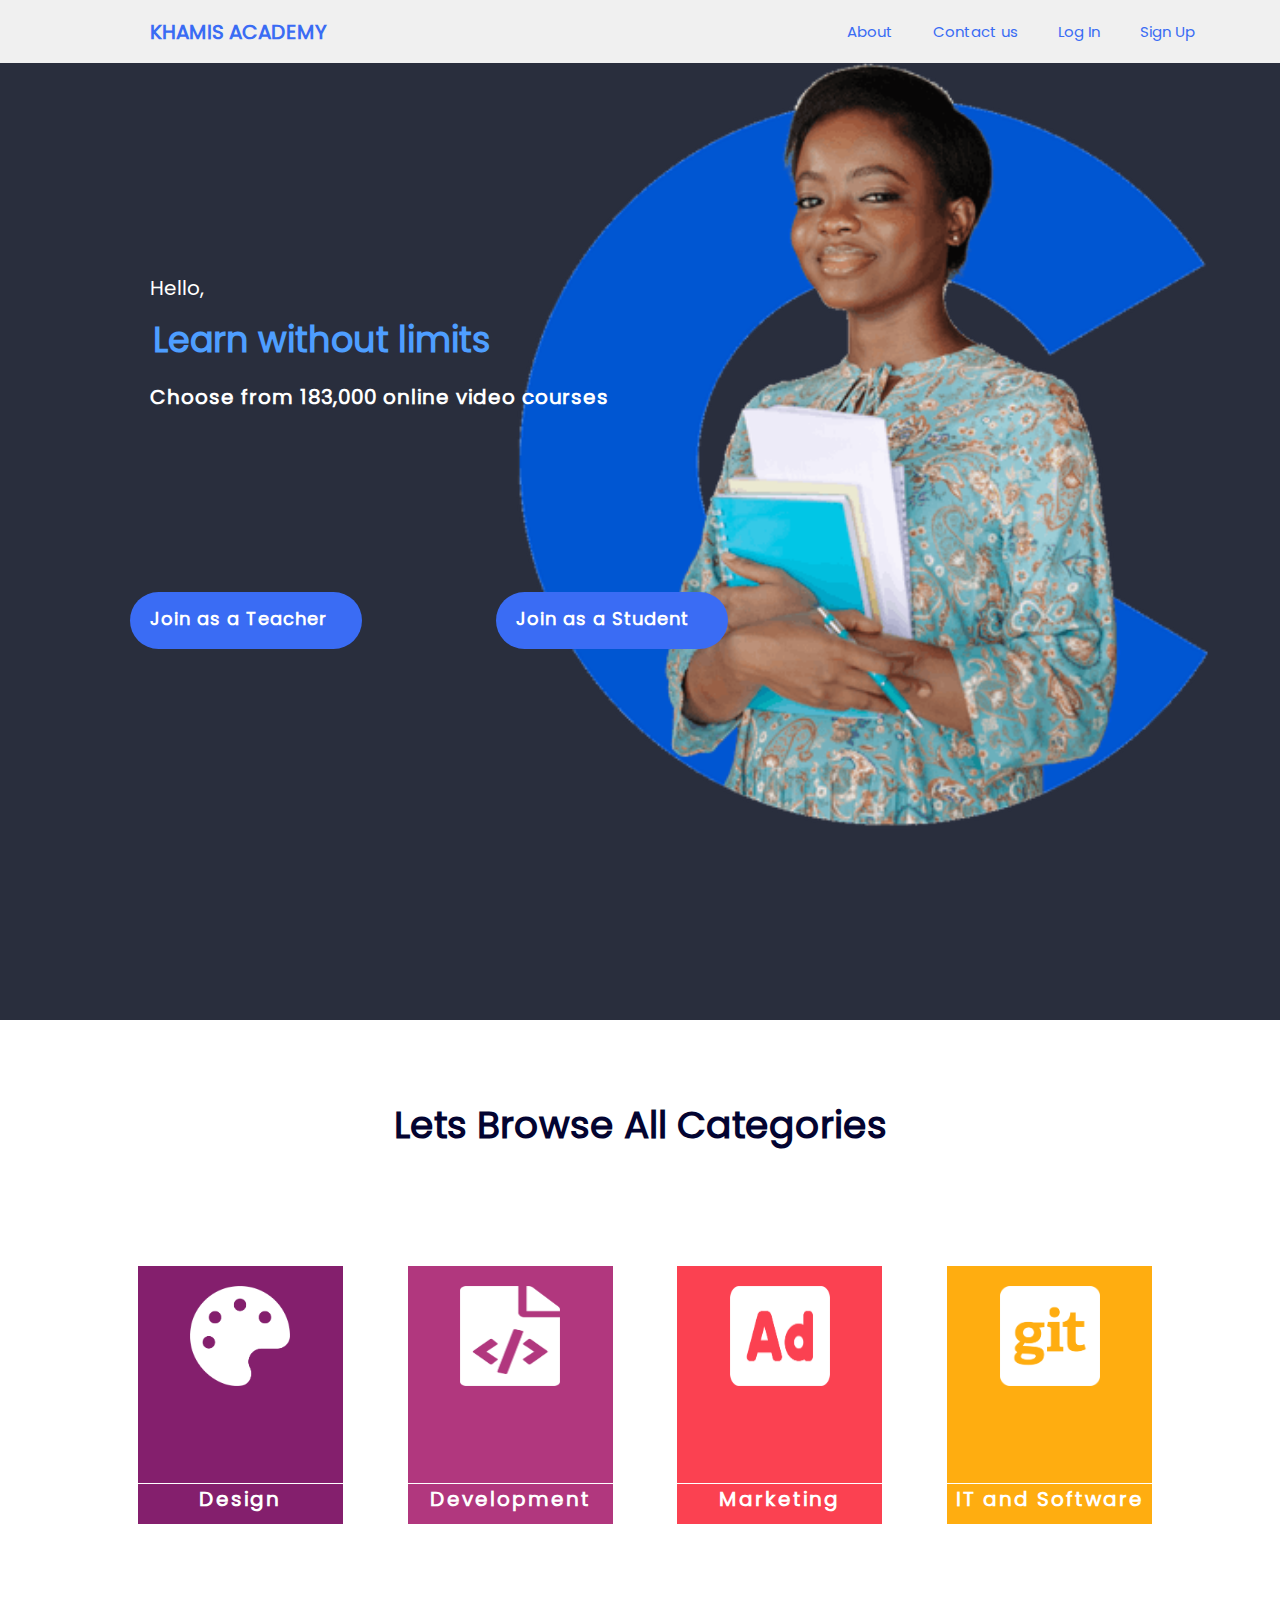
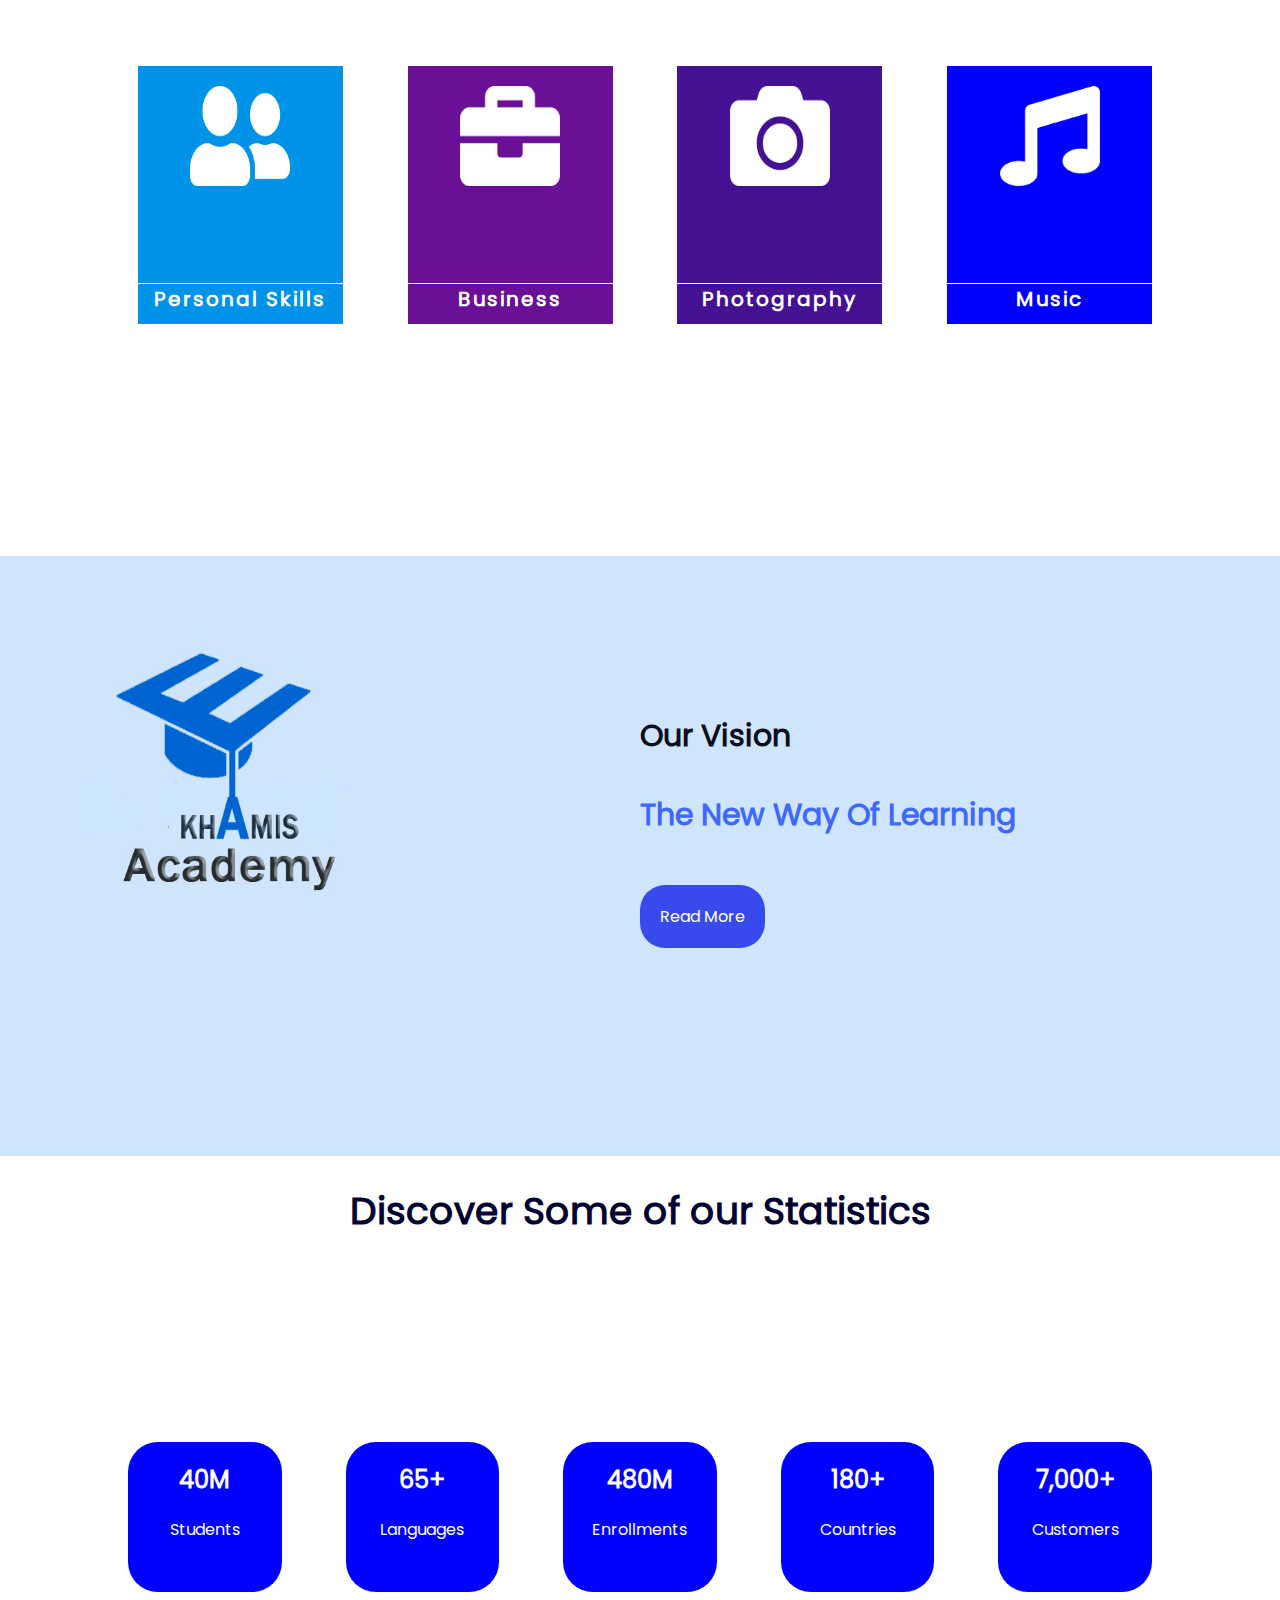
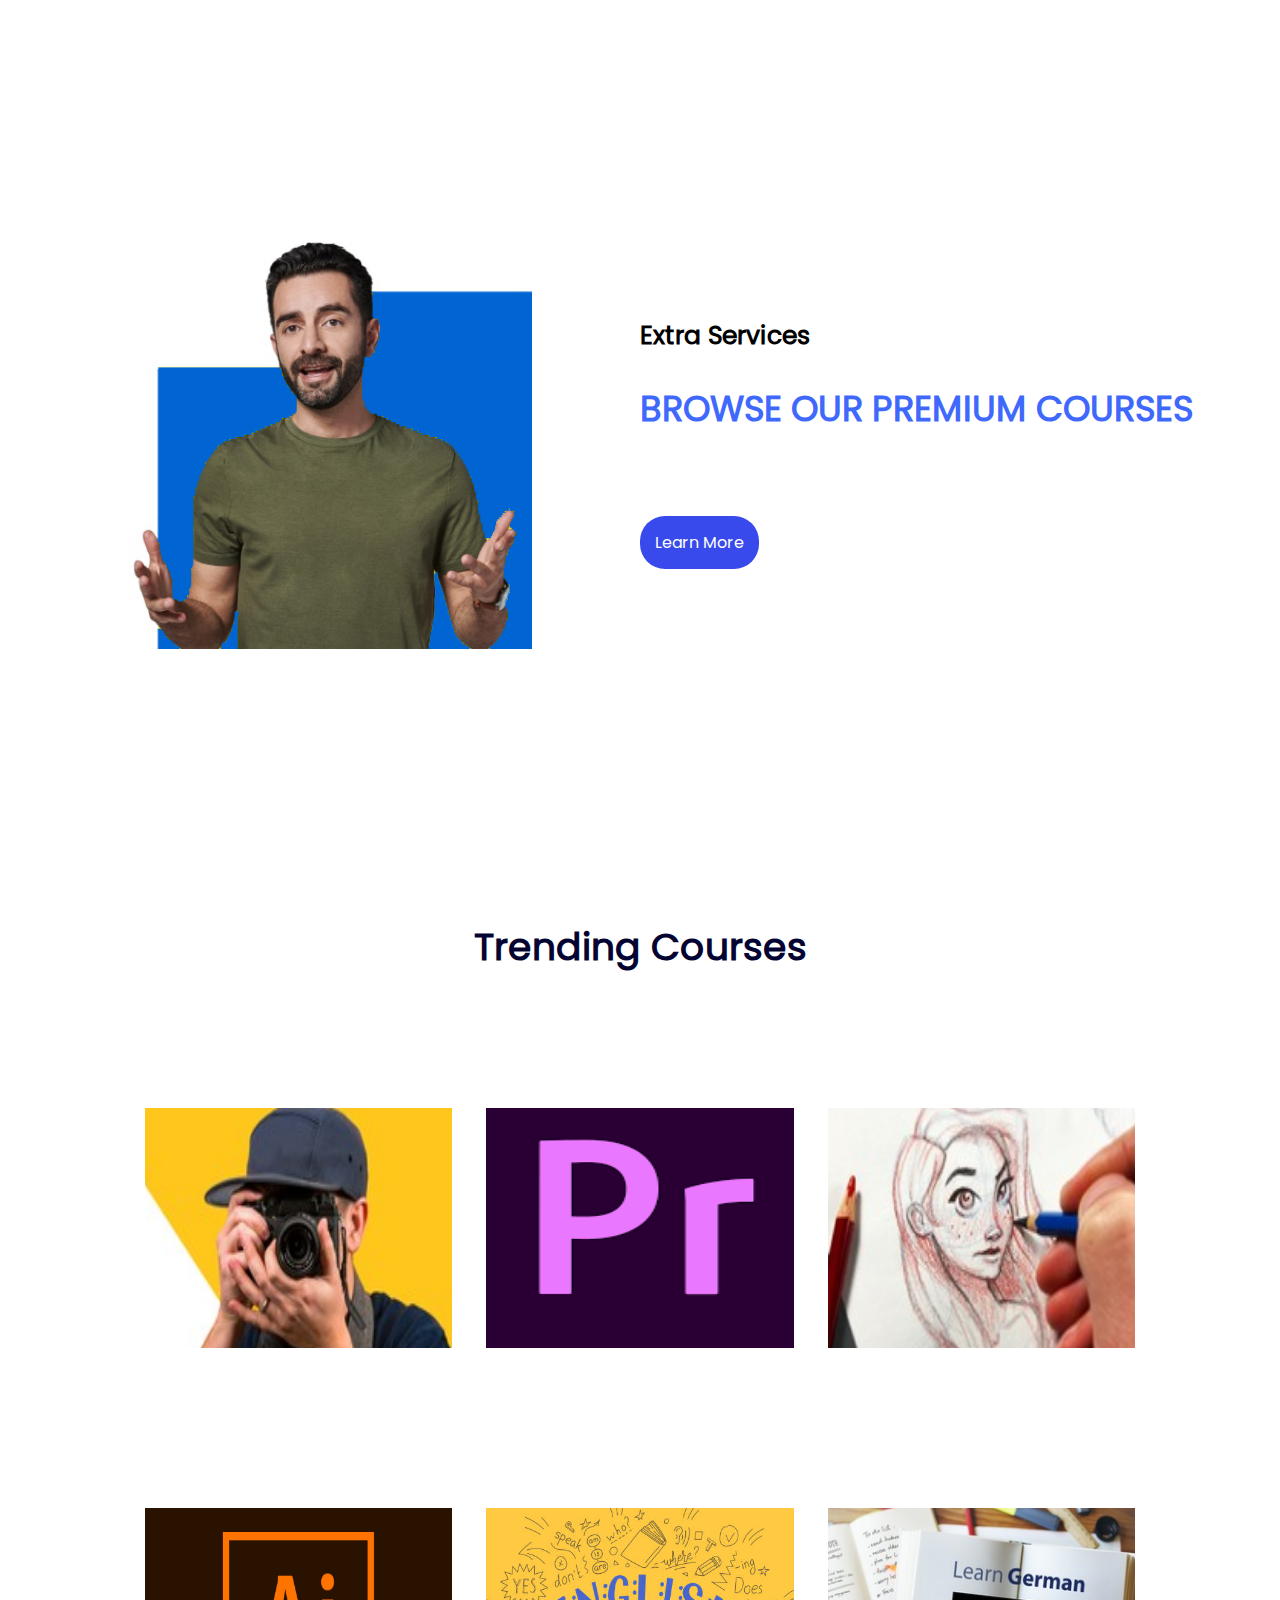
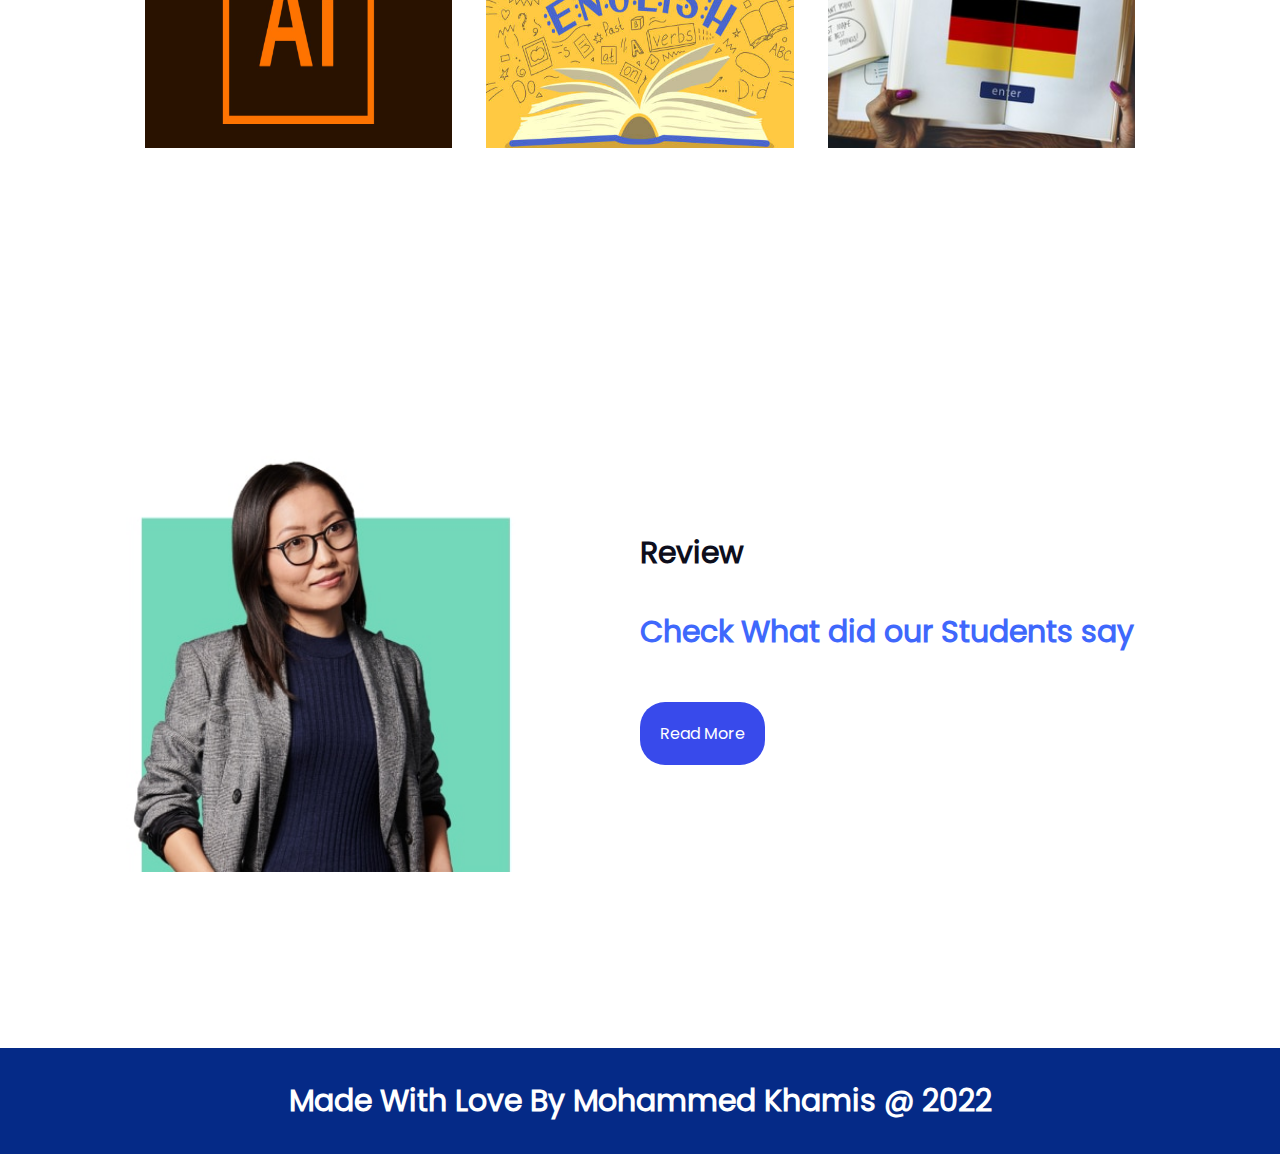
<file: index.html>
<!DOCTYPE html>

<html>
    <head>
        <title>Mohammed Khamis</title>
        <link rel="stylesheet" href="css/style.css">
        <meta charset="utf-8">
    </head>
    <body class="index_body">
        
        
        
        
        <header>
            
                                   <!-- Nav Bar-->
               
                <ul>
                    <li> <span>Khamis Academy</span></li>
                    <li> <a href="html/vision.html">About</a></li>
                    <li> <a href="html/contact_us.html">Contact us</a></li>
                    <li> <a href="html/sign_in.html">Log In</a></li>
                    <li> <a href="html/join_as.html">Sign Up</a></li>
                </ul>
                
                       
           
        </header>
        
                                      <!--Landing Section-->
        
        <section class="main_section1">
            
                <div>
                    <h2> Hello,<br><span>Learn without limits</span></h2>
                    <h3>Choose from 183,000 online video courses</h3>
                    <a href="html/teacher_register.html" class="join_us">Join as a Teacher</a>
                    <a href="html/register.html" class="join_us">Join as a Student</a>
                </div>
            
        </section>
        
        
         <br>
         <br>
        
        
        <div class="catsection-title">
                <h2>Lets Browse All Categories</h2>
        </div>
        
        
        
        <section class="categories">
            
            <div class="cat-child">
                <div class="cat-child1">
                    <img src="imgs/design1.png"></img>
                    <h2><div class="horizontal-line"> </div>
                    Design
                    </h2>
                </div>
            </div>
            
            <div class="cat-child">
                <div class="cat-child2">
                    <img src="imgs/develope1.png"></img>
                    <h2><div class="horizontal-line"> </div>
                    Development
                    </h2>
                </div>
            </div>
            
            <div class="cat-child">
                <div class="cat-child3">
                    <img src="imgs/marketing1.png"></img>
                    <h2><div class="horizontal-line"> </div>
                    Marketing
                    </h2>
                </div>
            </div>
            
            <div class="cat-child">
                <div class="cat-child4">
                    <img src="imgs/it1.png"></img>
                    <h2><div class="horizontal-line"> </div>
                    IT and Software
                    </h2>
                </div>
            </div>
            
            <div class="cat-child">
                <div class="cat-child5">
                    <img src="imgs/personal1.png"></img>
                    <h2><div class="horizontal-line"> </div>
                    Personal Skills
                    </h2>
                </div>
            </div>
            
            <div class="cat-child">
                <div class="cat-child6">
                    <img src="imgs/business1.png"></img>
                    <h2>
                        <div class="horizontal-line"> </div>
                        Business
                    </h2>
                </div>
            </div>
            
            <div class="cat-child">
                <div class="cat-child7">
                    <img src="imgs/camera1.png"></img>
                    <h2>
                        <div class="horizontal-line"> </div>
                        Photography
                    </h2>
                </div>
            </div>
            
            <div class="cat-child">
                <div class="cat-child8">
                    <img src="imgs/music1.png"></img>
                     
                    <h2>
                        <div class="horizontal-line"> </div>
                        Music
                    </h2>
                </div>
            </div>
            
            
        </section>
        
        
        
        <br>
        
        
        
        <section  class="landing2">
            
            <div class="tlanding2">
                <h4> Our Vision</h4>
                <h1> The New Way Of Learning</h1>
                <br>
                <br>
                
                <a href="html/vision.html"> Read More</a>
            </div>
            
            
            <div class="llanding2">
                <img src="imgs/logo1.jpg" alt=>
                
            </div>
            
        </section>
        
        
        
        <div class="catsection-title">
                <h2>Discover Some of our Statistics</h2>
        </div>
        
        <section class="statistics">
            
            
            <div class="child"><h2>40M</h2> <P>Students</P></div>
            <div class="child"><h2>65+</h2> <P>Languages</P></div>
            <div class="child"><h2>480M</h2> <P>Enrollments</P></div>
            <div class="child"><h2>180+</h2> <P>Countries</P></div>
            <div class="child"><h2>7,000+</h2> <P>Customers</P></div>
            
        </section>
        
       
        
        
        <section  class="services">
            
            <div class="tright">
                <h4> Extra Services</h4>
                <h1> Browse Our Premium Courses</h1>
                <br>
                <br>
                <br>
                <a href="html/services.html"> Learn More</a>
            </div>
            
            
            <div class="left">
                <img src="imgs/nicee1.jpg" alt=>
                
            </div>
            
            
            
        </section>
        
        <br>
        
        <br>
        <br>
        
        
        
         <div class="catsection-title">
                <h2>Trending Courses</h2>
        </div>
         
         <br>
         
         <section class="popularcourses">
            
            
            <div class="popular-child">
                <img src="imgs/photograph.jpg" alt="">
                <div class=round>
                    <div class="round-descr">
                        <h5>Free</h5>
                        <h3>Photography</h3>
                        <button> Add To Cart</button>
                    </div>
              
                </div>
                
            </div>
            
            
            <div class="popular-child">
                <img src="imgs/premiere.png" alt="">
                <div class=round>
                    <div class="round-descr">
                        
                        <h5>13.00 $</h5>
                        <h3> Ad. Premiere </h3>
                        <button> Add To Cart</button>
                        
                        
                    </div>
              
                </div>
                
            </div>
            
            
            
            <div class="popular-child">
                <img src="imgs/draw.jpg" alt="">
                <div class=round>
                    <div class="round-descr">
                       <h5>13.00 $</h5>
                       <h3>  Sketching </h3>
                       <button> Add To Cart</button>
                    </div>
              
                 </div>
                
            </div>
            
            
            
            <div class="popular-child">
                <img src="imgs/illustrator.jpg" alt="">
                <div class=round>
                    <div class="round-descr">
                        <h5>13.00 $</h5>
                       <h3> Illustrator</h3>
                       <button> Add To Cart</button>
                    </div>
              
                 </div>
                
            </div>
            
            
            
            <div class="popular-child">
                <img src="imgs/english.jpg" alt="">
                <div class=round>
                    <div class="round-descr">
                       <h5>13.00 $</h5>
                       <h3>  English</h3>
                       <button> Add To Cart</button>
                    </div>
              
                 </div>
                
            </div>
            
            
            
            <div class="popular-child">
                <img src="imgs/germany.jpg" alt="">
                <div class=round>
                    <div class="round-descr">
                        <h5>13.00 $</h5>
                       <h3>  Duetch </h3>
                       <button> Add To Cart</button>
                    </div>
              
                 </div>
                
            </div>
            
            
           
            
            
        </section>
         
         
         <br>
         
         <section  class="review">
            
            <div class="treview">
                <h4> Review</h4>
                <h1> Check What did our Students say</h1>
                <br>
                <br>
                
                <a href="html/review.html"> Read More</a>
            </div>
            
            
            <div class="lreview">
                <img src="imgs/review.jpg" alt=>
                
            </div>
            
            
            
        </section>
        
        <br>
        
        
        <footer class="footer">
            
          
                
                 <p class="footer-title"> Made With Love By Mohammed Khamis @ 2022</p>
             
            
        </footer>
        
                                                
    
        
       
       

       
        
    </body>
    
</html>
</file>
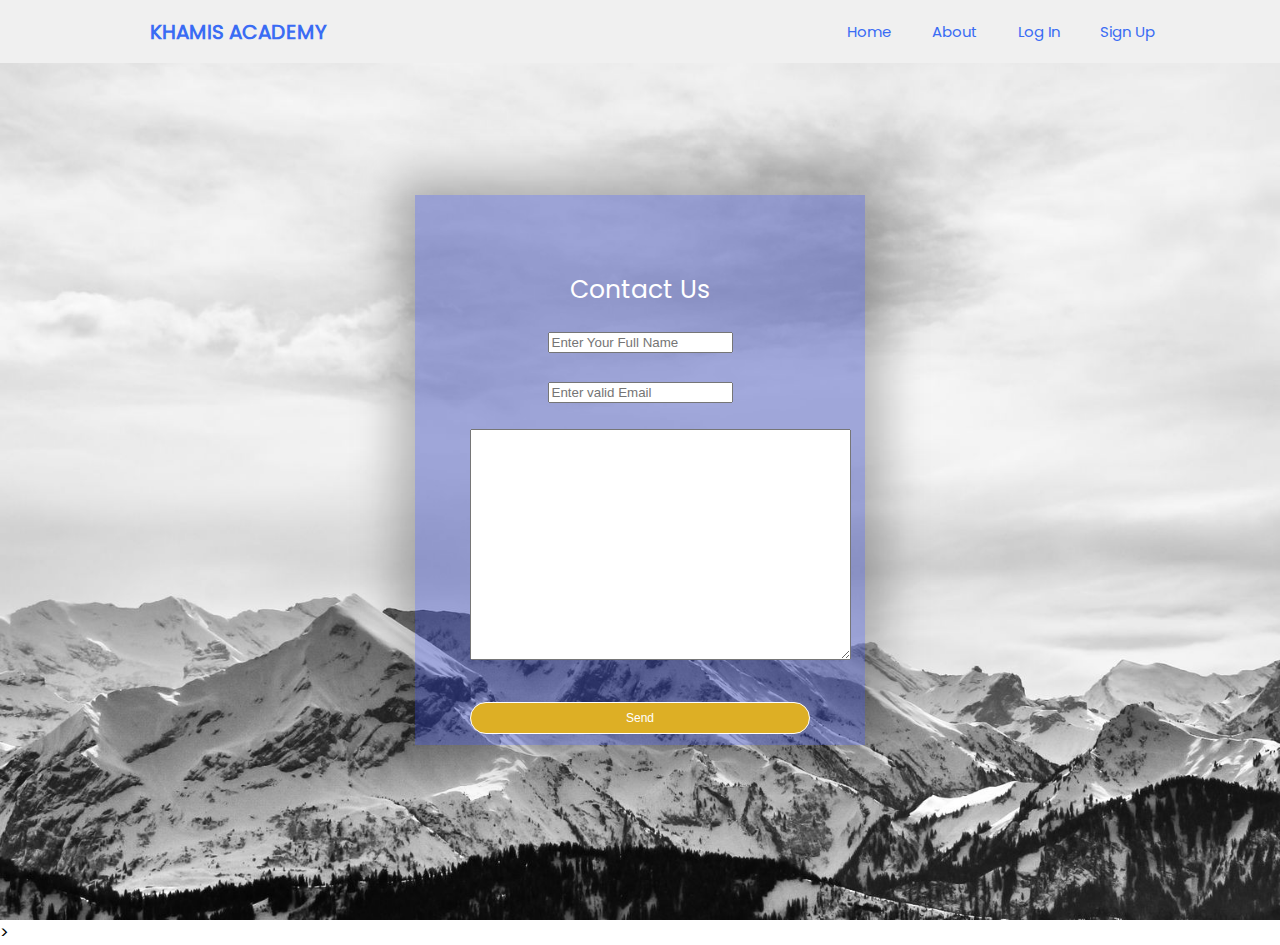
<file: html/contact_us.html>
<!DOCTYPE html>

<html>
    <head>
        <title>Mohammed Khamis</title>
        <link rel="stylesheet" href="../css/style.css">
        <meta charset="utf-8">
    </head>
    <body>
        <!--
        in this part we display the Head Content
        -->
        
        <header>
            
               
               
                <ul>
                    <li> <span>Khamis Academy</span></li>
                    <li> <a href="../index.html">Home</a></li>
                    <li> <a href="vision.html">About</a></li>
                    <li> <a href="sign_in.html">Log In</a></li>
                    <li> <a href="join_as.html">Sign Up</a></li>
                </ul>
                
                       
           
        </header>
        
               <div class="teacher_register_page">
      
                <div class="signin_card_teacher">
                  
                   <div class="signin_Box_teacher">
            
                       <h2> Contact Us</h2>
        
                                <form class="contact3">
                                      
                                      <input type="text" placeholder="Enter Your Full Name" required="required" >
                                      
                                      <br>
                                      <br>
                                      
                                      
                                      <input type="email" placeholder="Enter valid Email" required="required">
                                      
                                      <br>
                                      <br>
                                      
                                      
                                      <textarea rows="15" cols="45" maxlength="500"></textarea>
                                      
                                      <br>
                                      
                                      
                                      <button  class="signin-btn"type="submit">Send</button>
                                      
                                  
                                   </form>
                                
                   </div>
                </div>
               </div>>
                           
       
        
    </body>
    
</html>
</file>
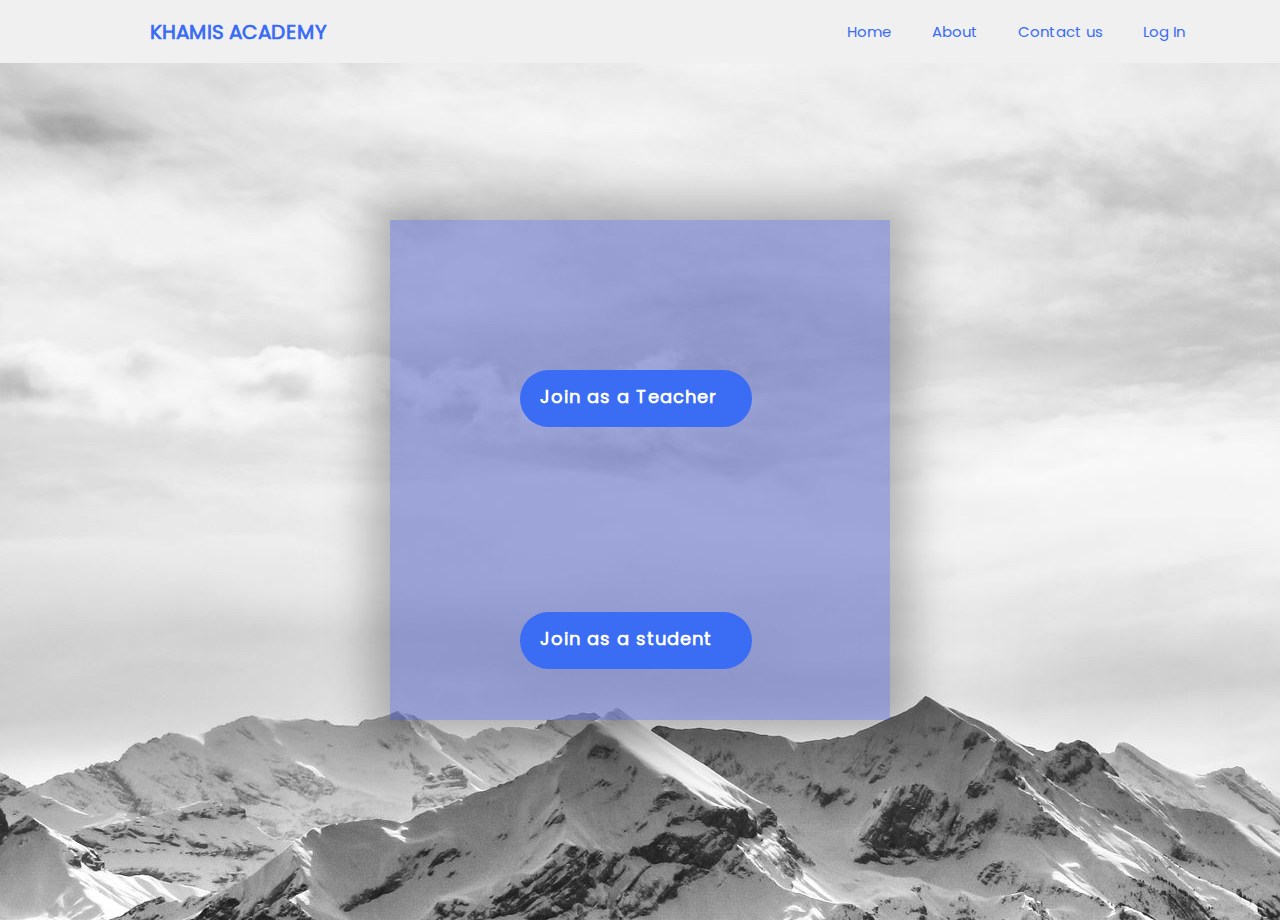
<file: html/join_as.html>
<!DOCTYPE html>

<html>
   <head>
        <title>Mohammed Khamis</title>
        <link rel="stylesheet" href="../css/style.css">
        <meta charset="utf-8">
    </head>
    <body>
        <!--
        in this part we display the Head Content
        -->
        
          <header>
            
                <ul>
                    <li> <span>Khamis Academy</span></li>
                    <li> <a href="../index.html">Home</a></li>
                    <li> <a href="vision.html">About</a></li>
                    <li> <a href="contact_us.html">Contact us</a></li>
                     <li> <a href="sign_in.html">Log In</a></li>
                  
                </ul>
                
          </header>
               <div  class="join_as">
                  <div  class="join_as_card">
                     <div class="signin_Box_card">
                           <a href="teacher_register.html" class="join_us">Join as a Teacher</a>
                           <a href="register.html" class="join_us">Join as a student</a>
                     </div>
                  </div>
                </div>

       
        
    </body>
    
</html>
</file>
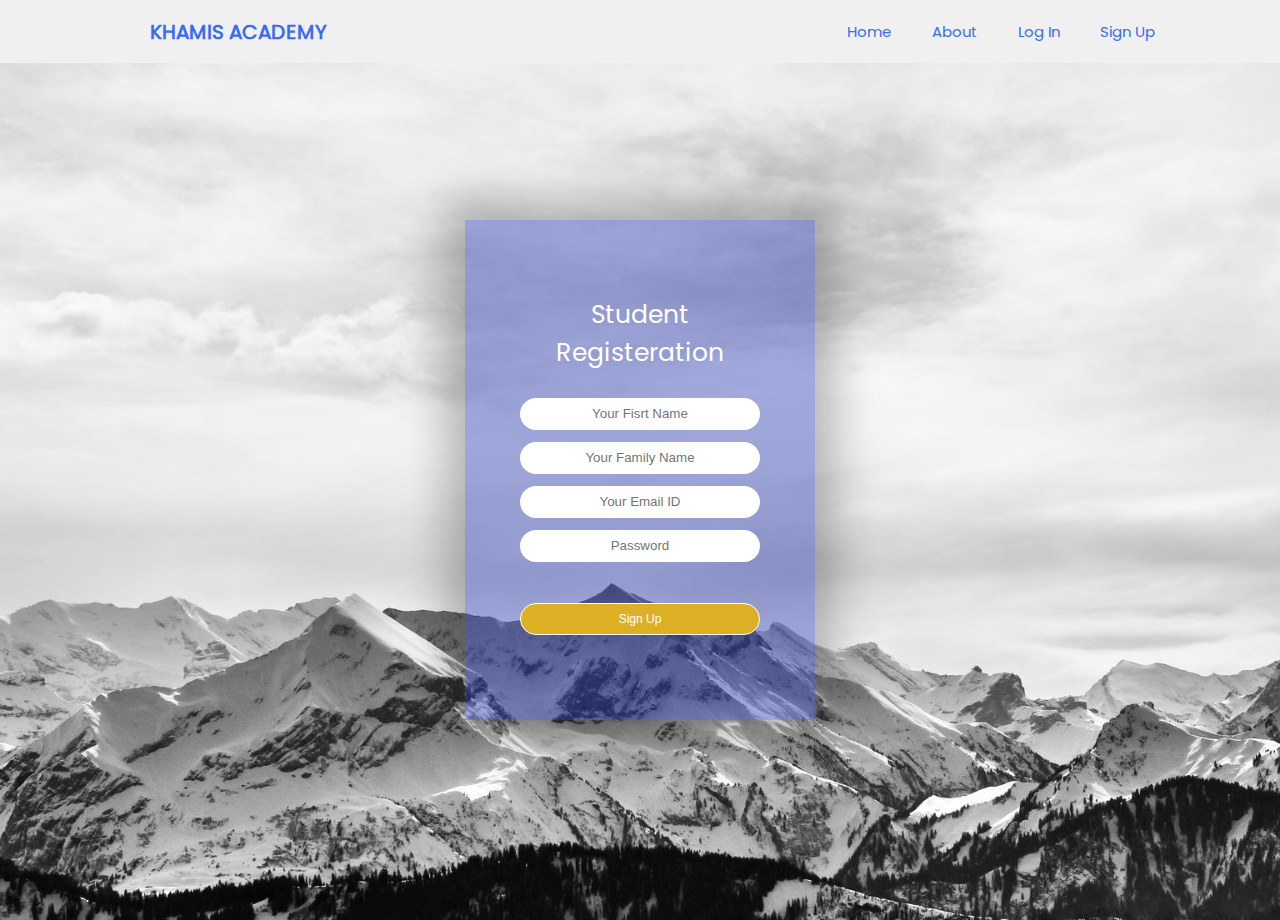
<file: html/register.html>
<!DOCTYPE html>

<html>
   <head>
        <title>Mohammed Khamis</title>
        <link rel="stylesheet" href="../css/style.css">
        <meta charset="utf-8">
    </head>
    <body>
      
      
        <!--
        in this part we display the Head Content
        -->
        
         <header>
            
                <ul>
                    <li> <span>Khamis Academy</span></li>
                    <li> <a href="../index.html">Home</a></li>
                    <li> <a href="vision.html">About</a></li>
                    <li> <a href="sign_in.html">Log In</a></li>
                    <li> <a href="join_as.html">Sign Up</a></li>
                </ul>
                
         </header>
        
       
        
         <div class="student_register_page">
      
                <div class="signin_card">
                  
                   <div class="signin_Box">
            
                       <h2> Student Registeration</h2>
                  
                       <form>
                           
                           <input type="text" required=required  placeholder="Your Fisrt Name" class="signin-inputbox">
                           
                           <input type="text" required=required  placeholder="Your Family Name" class="signin-inputbox">
                           
                           <input type="email" required=required  placeholder="Your Email ID" class="signin-inputbox">
                           
                           <input type="password" required=required  placeholder="Password" class="signin-inputbox">
                           
                           <button type="submit" class="signin-btn">Sign Up</button>
                           
                        
                     
                       </form>
                       
                       
                   </div>
         
               
         </div>
        
    
       
        
    </body>
    
</html>
</file>
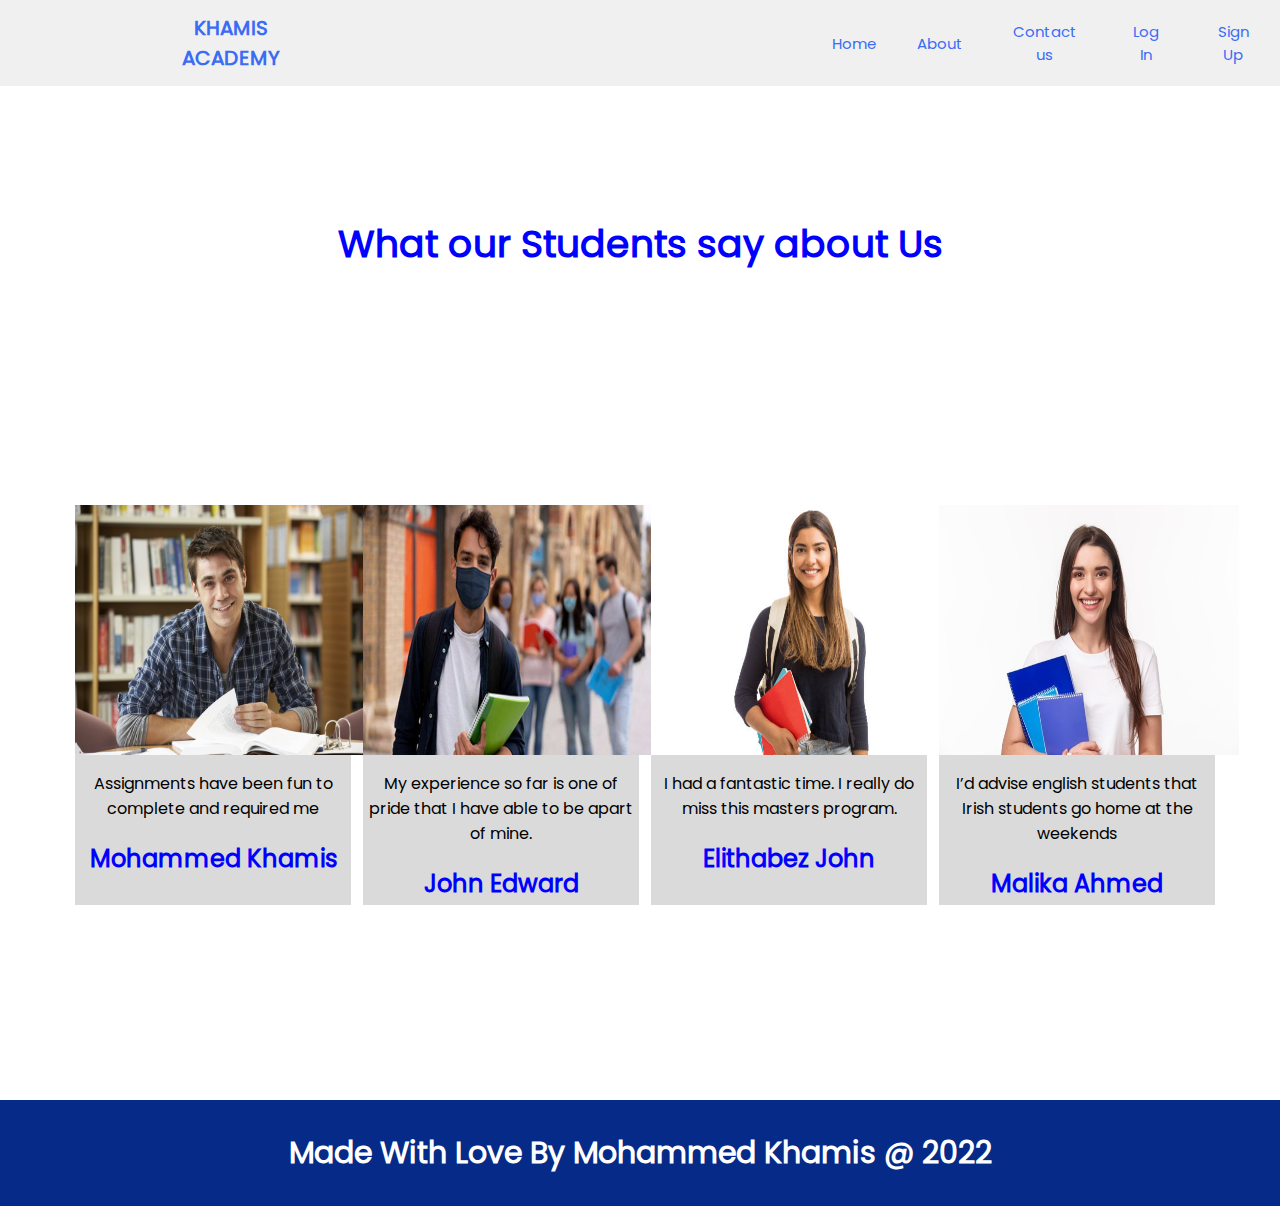
<file: html/review.html>
<html>
    <head>
        <title>Mohammed Khamis</title>
        <link rel="stylesheet" href="../css/style.css">
        <meta charset="utf-8">
    </head>
    <body class="index_body">
        
        
        
        
        <header>
            
                                   <!-- Nav Bar-->
               
                <ul>
                    <li> <span>Khamis Academy</span></li>
                    <li> <a href="../index.html">Home</a></li>
                    <li> <a href="vision.html">About</a></li>
                    <li> <a href="contact_us.html">Contact us</a></li>
                    <li> <a href="sign_in.html">Log In</a></li>
                    <li> <a href="join_as.html">Sign Up</a></li>
                </ul>
                
           
           
        </header>


        <div class="catsection-title1">
                <h2>What our Students say about Us<h2>
        </div>
        
        <div class="review_parent">
            
            <div class="review_child">
                <img src="../imgs/student1.jpeg" alt="">
                <div class="coments">
                    <p>Assignments have been fun to complete and required me</p>
                    <h2>Mohammed Khamis</h2>
                </div>   
            </div>
            
            
            <div class="review_child">
                <img src="../imgs/student2.jpg" alt="">
                <div class="coments">
                    <p>My experience so far is one of pride that I have able to be apart of mine.</p>
                    <h2> John Edward</h2>
                </div>   
            </div>
            
            <div class="review_child">
                <img src="../imgs/student3.jpg" alt="">
                <div class="coments">
                    <p>I had a fantastic time. I really do miss this masters program.</p>
                    <h2>Elithabez John</h2>
                </div>   
            </div>
            
            <div class="review_child">
                <img src="../imgs/student4.jpg" alt="">
                <div class="coments">
                    <p>I’d advise english students that Irish students go home at the weekends</p>
                    <h2>Malika Ahmed</h2>
                </div>   
            </div>
              
            
        </div>
        
        
        
        
        
        
        
        
        
        
        
        
        
        
        
        
        
        
        
        
        
        
        
        <div class="footer">
        
                 <p class="footer-title"> Made With Love By Mohammed Khamis @ 2022</p>
           
        </div>
        
    
    
    </body>
</html>
</file>
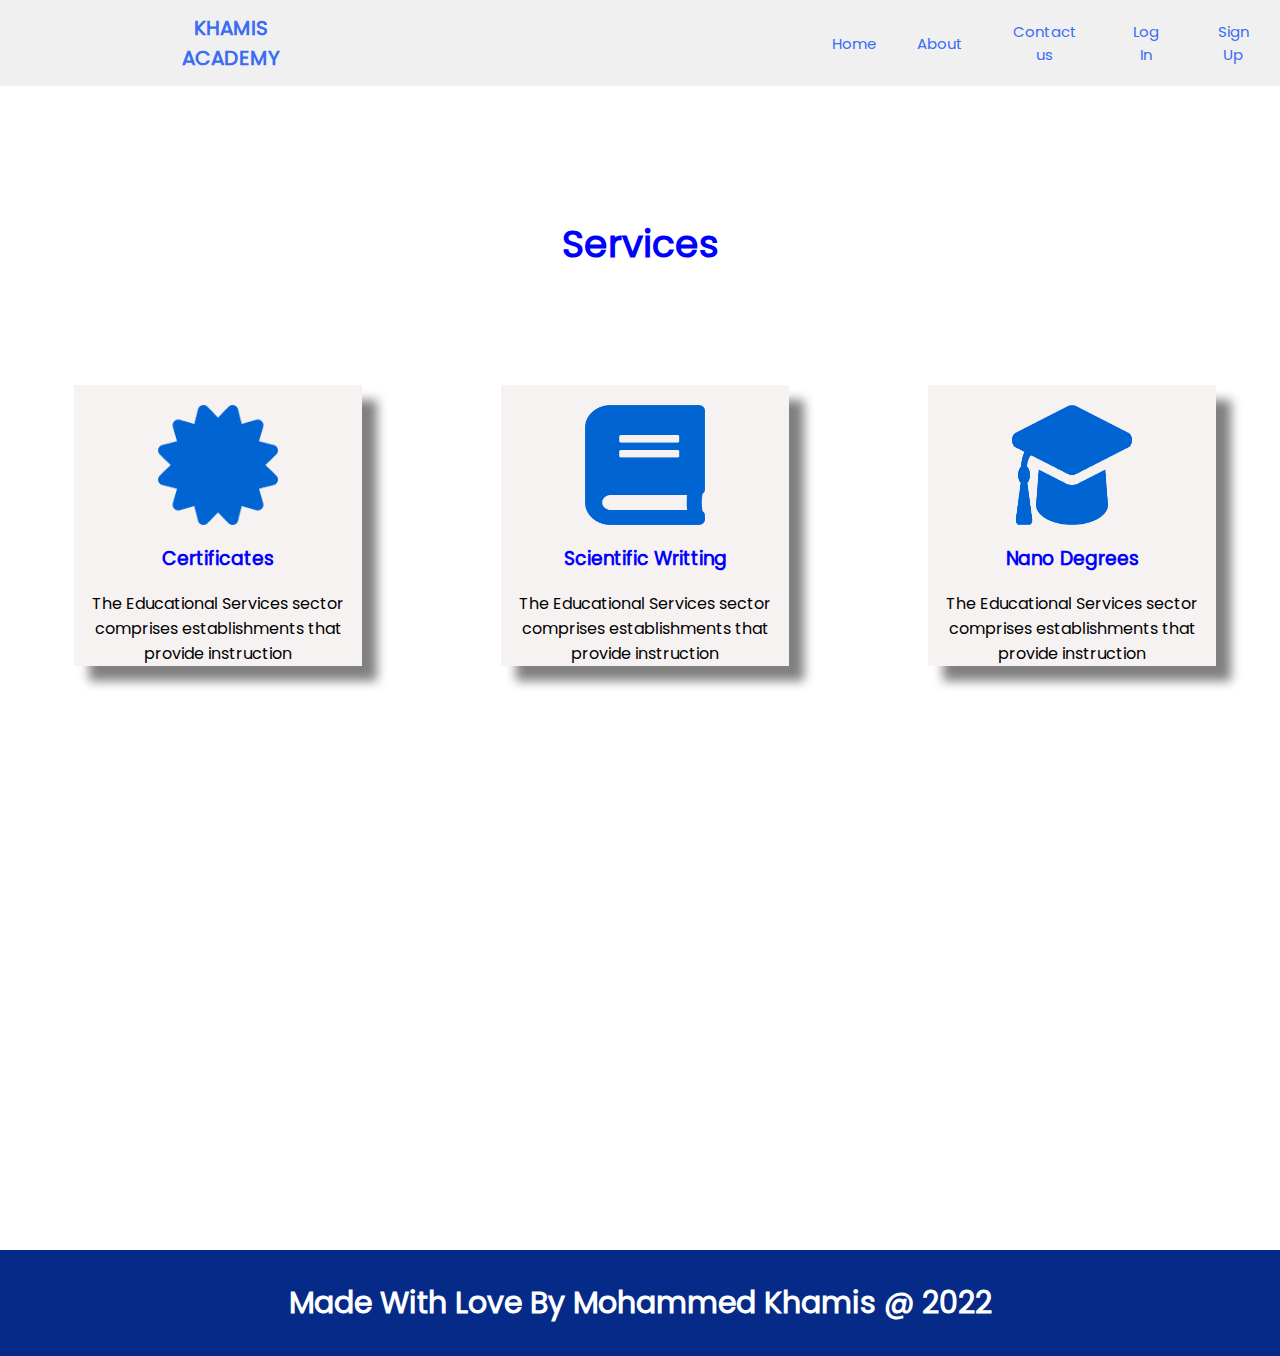
<file: html/services.html>
<html>
    <head>
        <title>Mohammed Khamis</title>
        <link rel="stylesheet" href="../css/style.css">
        <meta charset="utf-8">
    </head>
    <body class="index_body">
        
        
        
        
        <header>
            
                                   <!-- Nav Bar-->
               
                <ul>
                    <li> <span>Khamis Academy</span></li>
                    <li> <a href="../index.html">Home</a></li>
                    <li> <a href="vision.html">About</a></li>
                    <li> <a href="contact_us.html">Contact us</a></li>
                    <li> <a href="sign_in.html">Log In</a></li>
                    <li> <a href="join_as.html">Sign Up</a></li>
                </ul>
                
           
           
        </header>


        <div class="catsection-title1">
                <h2>Services</h2>
        </div>
        
        
        
        <div class="categories1">
            
            <div class="cat-childd">
                <div class="cat-child11">
                    <img src="../imgs/certificate-solid.png"></img>
                    <h3>Certificates</h3>
                    
                    <p>The Educational Services sector comprises establishments that provide instruction</p>
                </div>
            </div>
            
            <div class="cat-childd">
                <div class="cat-child22">
                    <img src="../imgs/book-solid.png"></img>
                    <h3>Scientific Writting</h3>
                    
                    <p>The Educational Services sector comprises establishments that provide instruction</p>
                </div>
            </div>
            
            <div class="cat-childd">
                <div class="cat-child33">
                    <img src="../imgs/graduation-cap-solid.png"></img>
                    <h3>Nano Degrees</h3>
                    
                    <p>The Educational Services sector comprises establishments that provide instruction</p>
                </div>
            </div>
            
        </div>
        
        <div class="footer">
        
                 <p class="footer-title"> Made With Love By Mohammed Khamis @ 2022</p>
           
        </div>
        
    
    
    </body>
</html>
</file>
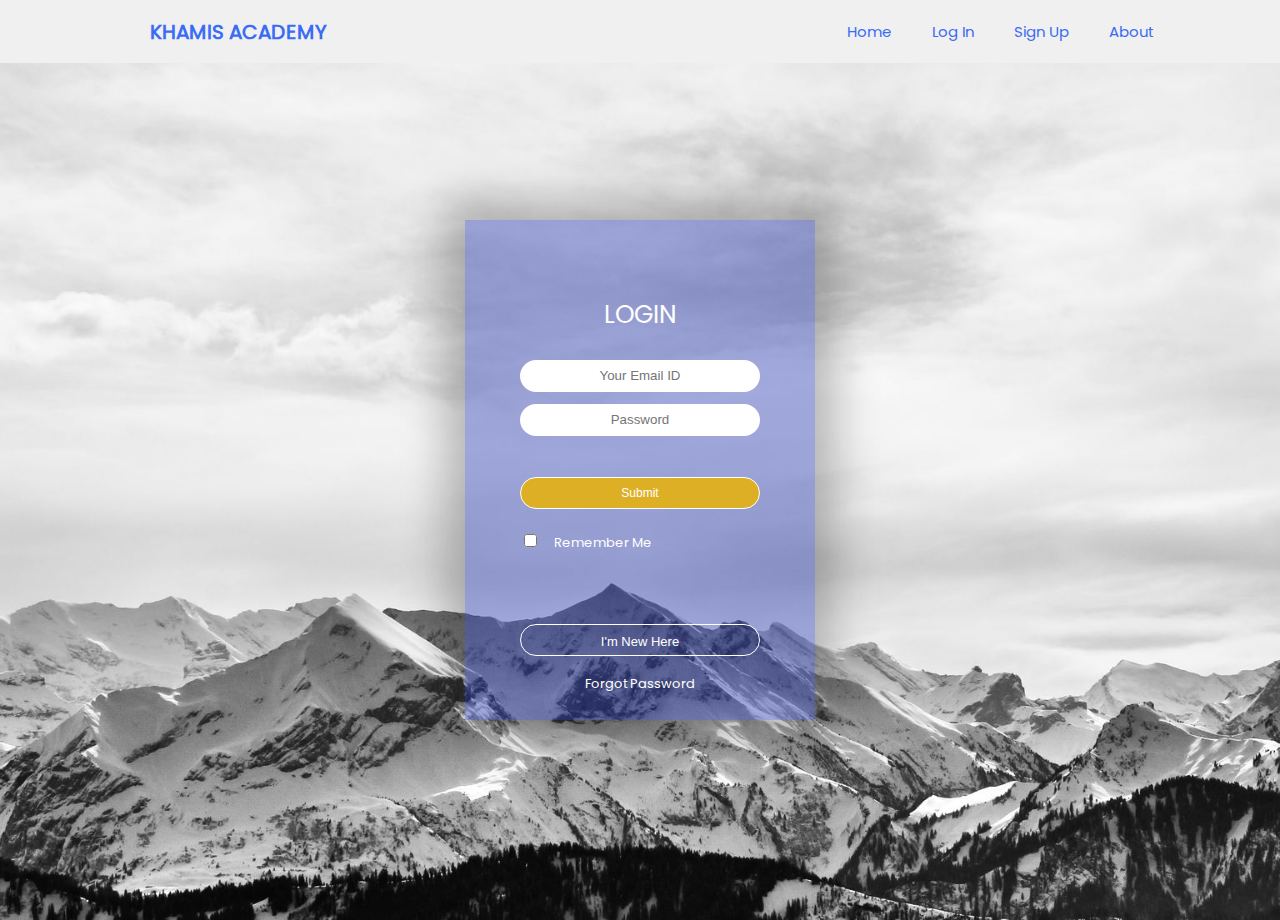
<file: html/sign_in.html>
<!DOCTYPE html>

<html>
   <head>
        <title>Mohammed Khamis</title>
        <link rel="stylesheet" href="../css/style.css">
        <meta charset="utf-8">
    </head>
    <body>
        <!--
        in this part we display the Head Content
        -->
        
          <header>
            
                <ul>
                    <li> <span>Khamis Academy</span></li>
                    <li> <a href="../index.html">Home</a></li>
                    <li> <a href="sign_in.html">Log In</a></li>
                    <li> <a href="join_as.html">Sign Up</a></li>
                     <li> <a href="vision.html">About</a></li>
                </ul>
                
          </header>
        
        

          <div class="signIn_page">
            
              <div class="signin_card">
                   <div class="signin_Box">
                     
                     
                        <h2>LOGIN</h2>
                        
                        <form>
                              
                              <input type="email" required=required  placeholder="Your Email ID" class="signin-inputbox">
                              
                              <input type="password" required=required  placeholder="Password" class="signin-inputbox">
                              
                              <button type="submit" class="signin-btn">Submit</button>
                              
                              <input type="checkbox"> <label>Remember Me</label>
                              
                              
                           
                           
                        </form>
                        
                        <button type="button" class="here-btn"> <a href="../index.html" >I'm New Here</a> </button>
                        <a href=""> Forgot Password</a>
                   </div>
               
               
              </div>
            
               
       
        
    </body>
    
</html>
</file>
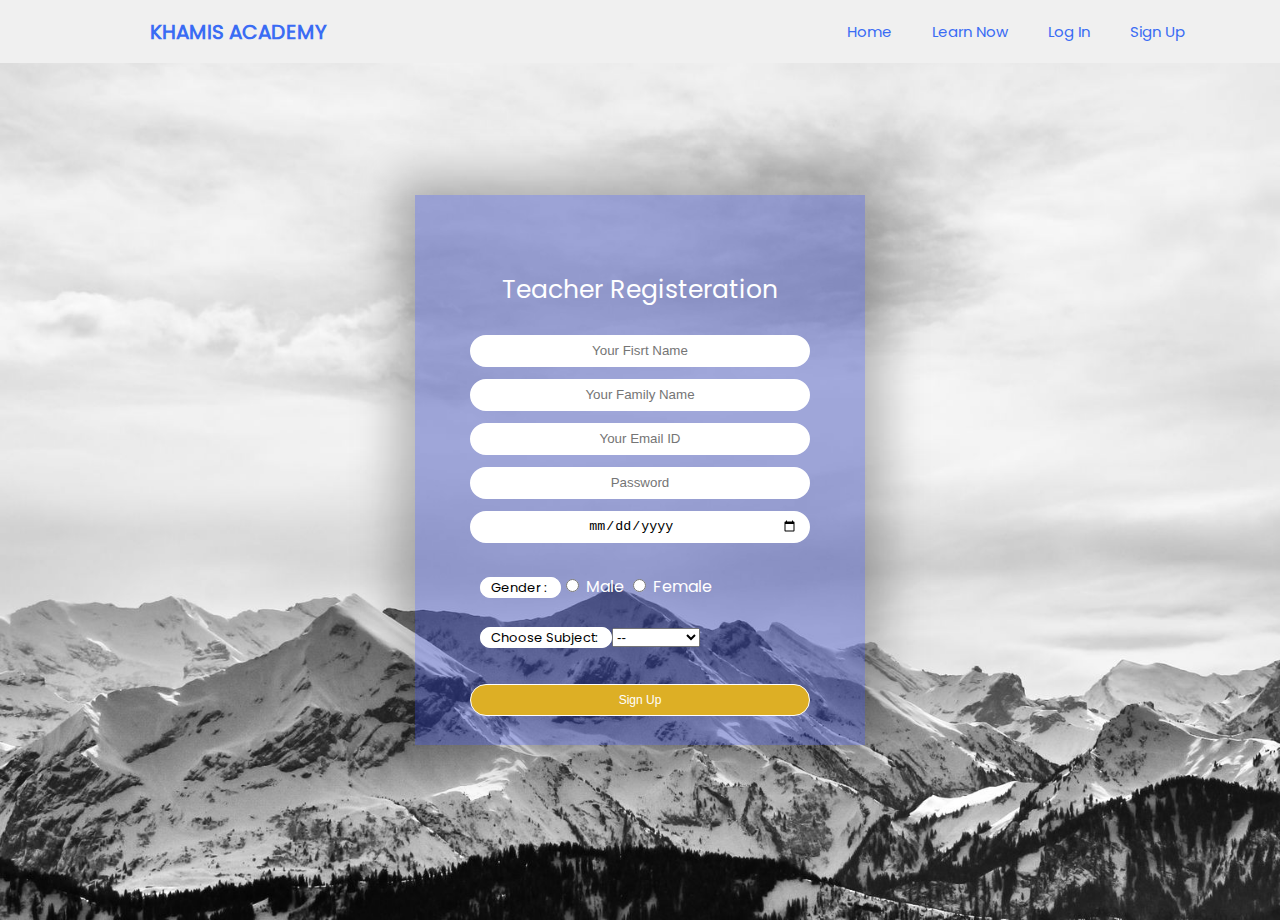
<file: html/teacher_register.html>
<!DOCTYPE html>

<html>
   <head>
        <title>Mohammed Khamis</title>
        <link rel="stylesheet" href="../css/style.css">
        <meta charset="utf-8">
    </head>
    <body>
      
      
        <!--
        in this part we display the Head Content
        -->
        
         <header>
            
                <ul>
                    <li> <span>Khamis Academy</span></li>
                    <li> <a href="../index.html">Home</a></li>
                    <li> <a href="learn_now.html">Learn Now</a></li>
                    <li> <a href="sign_in.html">Log In</a></li>
                    <li> <a href="register.html">Sign Up</a></li>
                </ul>
                
         </header>
        
       
        
         <div class="teacher_register_page">
      
                <div class="signin_card_teacher">
                  
                   <div class="signin_Box_teacher">
            
                       <h2> Teacher Registeration</h2>
                  
                       <form>
                           
                           <input type="text" required=required  placeholder="Your Fisrt Name" class="signin-inputbox">
                           
                           <input type="text" required=required  placeholder="Your Family Name" class="signin-inputbox">
                           
                           <input type="email" required=required  placeholder="Your Email ID" class="signin-inputbox">
                           
                           <input type="password" required=required  placeholder="Password" class="signin-inputbox">
                           
                           <input type="date" class="signin-inputbox">
                           
                            <br>
                            <br>
                            <label class="signin-inputbox_2">Gender : </label>
                            <input type="radio" name="gender"> Male
                            <input type="radio" name="gender"> Female
                            <br>
                            <br>
                            
                            <label class="signin-inputbox_2"> Choose Subject: </label>
                            <select>
                                <option>--</option>
                                <option>HTML</option>
                                <option>CSS</option>
                                <option>Java</option>
                                <option>Java Script</option>
                                <option> Bootstrap</option>
                                <option> English</option>
                                <option> Germany</option>
                                <option> Arabic</option>
                            </select>
                           
                           <button type="submit" class="signin-btn">Sign Up</button>
                           
                        
                     
                       </form>
                       
                       
                   </div>
         
               
         </div>
        
    
       
        
    </body>
    
</html>
</file>
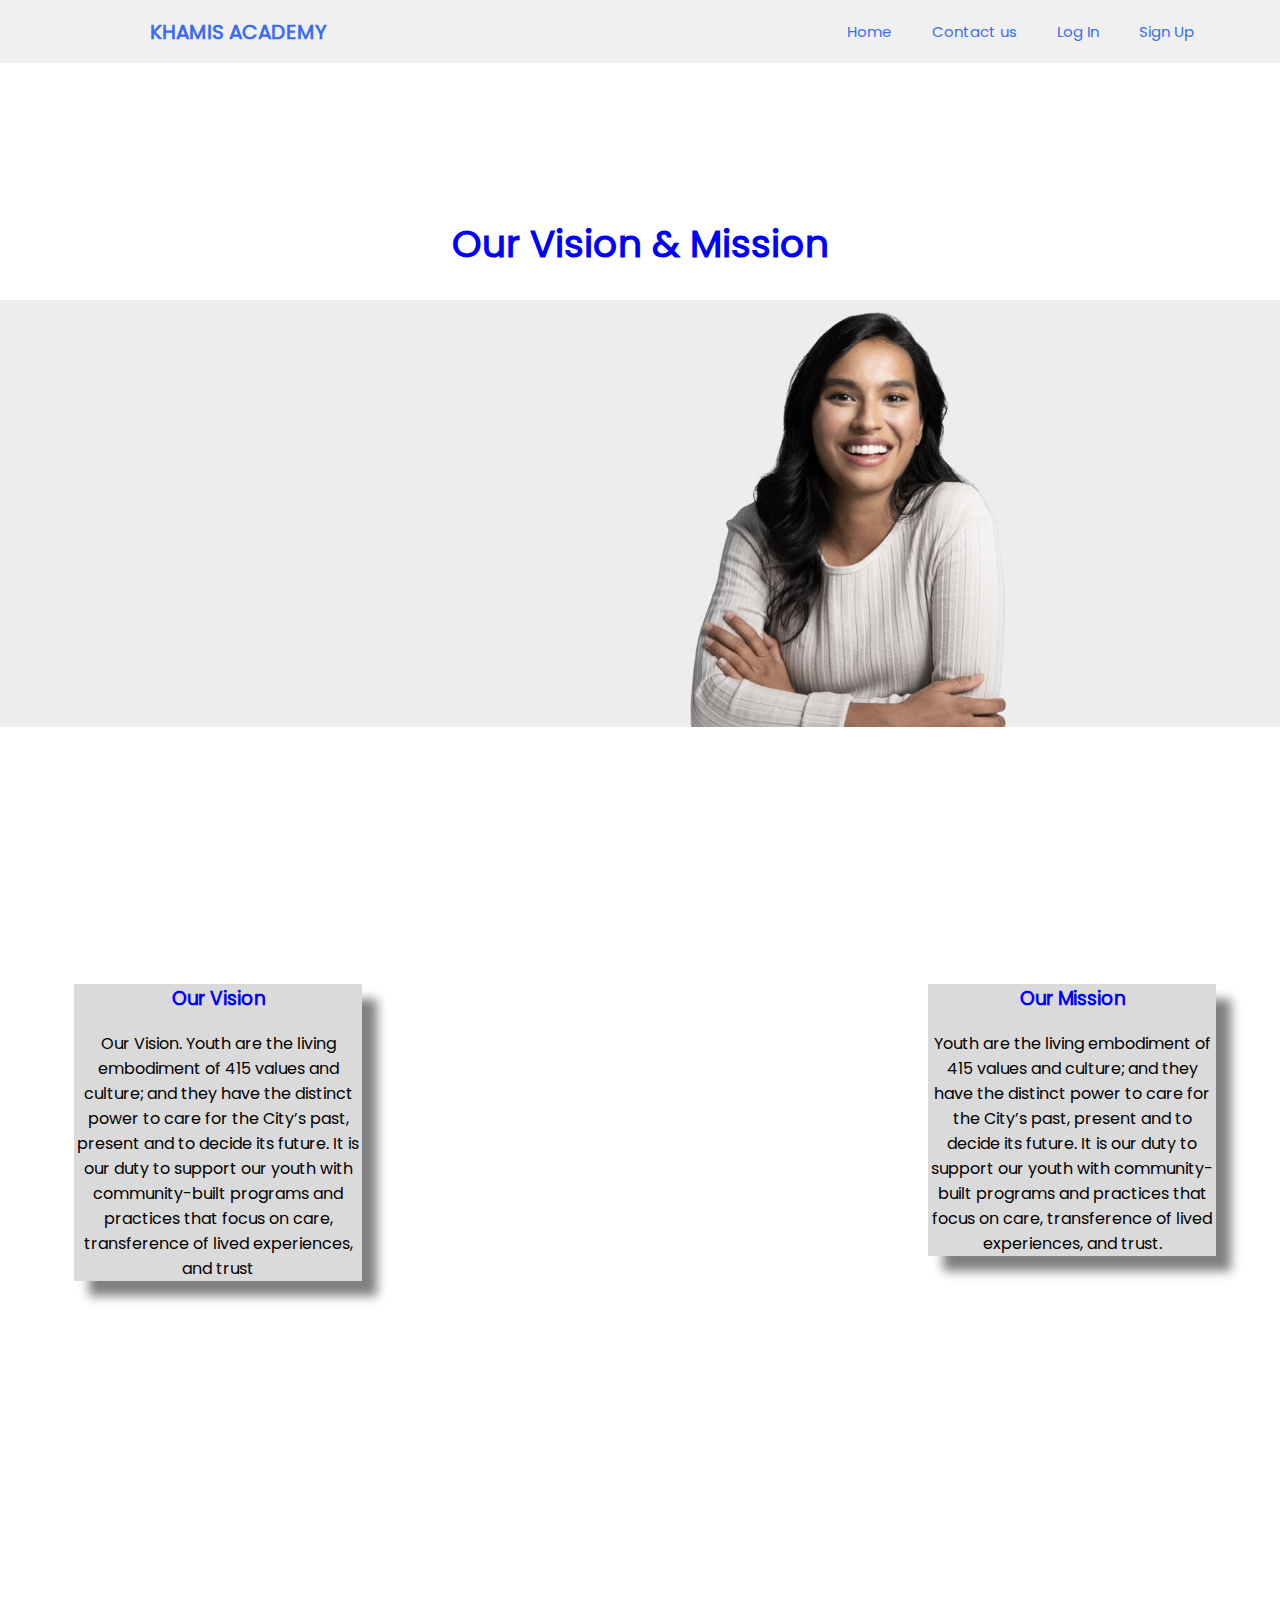
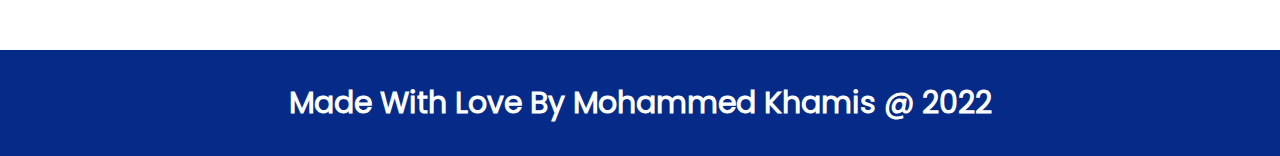
<file: html/vision.html>
<html>
    <head>
        <title>Mohammed Khamis</title>
        <link rel="stylesheet" href="../css/style.css">
        <meta charset="utf-8">
    </head>
    <body class="index_body">
        
        
        
        
        <header>
            
                                   <!-- Nav Bar-->
               
                <ul>
                    <li> <span>Khamis Academy</span></li>
                    <li> <a href="../index.html">Home</a></li>
                    
                    <li> <a href="contact_us.html">Contact us</a></li>
                    <li> <a href="sign_in.html">Log In</a></li>
                    <li> <a href="join_as.html">Sign Up</a></li>
                </ul>
                
           
           
        </header>


        <div class="catsection-title1">
                <h2>Our Vision & Mission</h2>
        </div>
        
        
        
        <div class="vision_photo">
            
            
        </div>
        
        <div class="categories11">
            
            <div class="cat-childdd">
                <div class="cat-child111">
                   <!-- <img src="../imgs/design1.png"></img>-->
                    <h3>Our Vision</h3>
                    
                    <p>Our Vision. Youth are the living embodiment of 415 values and culture; and they have the distinct power to care for the City’s past, present and to decide its future. It is our duty to support our youth with community-built programs and practices that focus on care, transference of lived experiences, and trust </p>
                </div>

            </div>
            
            <div class="cat-childdd">
                <div class="cat-child111">
                   <!-- <img src="../imgs/design1.png"></img>-->
                    <h3>Our Mission</h3>
                    
                    <p>Youth are the living embodiment of 415 values and culture; and they have the distinct power to care for the City’s past, present and to decide its future. It is our duty to support our youth with community-built programs and practices that focus on care, transference of lived experiences, and trust. </p>
                </div>

            </div>
    
        </div>
        
        <div class="footer">
        
                 <p class="footer-title"> Made With Love By Mohammed Khamis @ 2022</p>
           
        </div>
        
    
    
    </body>
</html>
</file>
<file: css/style.css>
@font-face
{
    font-family: cairo_font;
    src : url('../fonts/Poppins-Regular.ttf');
}

                                                  /* sitting up the whole website*/

body {
  font-family: cairo_font;
  margin:0px;
  padding: 0px;
  box-sizing: border-box;
}



                                                             /* Home Page*/
                                                             
                                                             /* Nav Bar*/

ul
{
   width: 100%;
   list-style-type: none;
   background-color: #f0f0f0;
   overflow: hidden;
   margin: 0px;
   padding: 0px;
   position: fixed;
   top: 0px;
   z-index: 10;
   align-items: center;
   display: flex;     
}


li
{
   float: left;
}


li a , span
{
   display: block;
   color: #3a6cf4;
   text-align: center;
   text-decoration: none;
}


li span{
   margin-right: 400px;
   text-transform: uppercase;
   font-weight: bold;
   font-size: 20px;
   padding-left: 150px;
   padding-right: 100px;
 
}

li a{
 
  padding: 20px 20px;
  font-size:15px;
  font-weight: 500;
  color:#3a6cf4; 
}


li a:hover
{
   color: black;
   font-weight: bold;
}




a{
    text-decoration: none;
}



header{
    padding-bottom:20px; 
}


                                                        /* Landing Section*/


.main_section1{
 
    width: 100%;
    min-height: 100vh;
    display:flex;
    align-items:center;
    background:url(../imgs/main_section.png) ;
    background-size: contain ;
    background-repeat: no-repeat;
    background-attachment:fixed;
    background-position: right;
    background-color: #292E3D;
    padding-bottom: 100px;
}


.main_section1 h2{
    color: white;
    font-size: 20px;
    font-weight: 500;
    margin-left: 150px;
}


.main_section1 h2 span{
    display: inline-block;
    margin-top: 10px;
    color: #4e9eff;
    font-size: 35px;
    font-weight: 600;
    margin-left: 3px;
}



.main_section1 h3{
    margin-top: 10px;
    margin-bottom: 30px;
    color: #fff;
    font-size: 20px;
    font-weight: 700;
    letter-spacing: 1px;
    margin-left: 150px;
}






.join_us{
    color: #fff;
    width: 192px;
    height: 31px;
    background-color: #3a6cf4;
    margin-bottom: 35px;
    border-radius:40px;
    font-size: 18px;
    font-weight: 600;
    letter-spacing: 1px;
    display: inline-block;
    padding: 13px 20px;
    margin-left: 130px;
    margin-top: 150px;
}


.join_us:hover{
   background-color: #052A87;
}






 


                                                 /*categories section*/
                                                 
                                                 
.catsection-title{                                                
    font-size: 25px;
    display: block;
    color: #030431;
    font-weight: 500;
    
    margin-bottom: 17px;
    line-height: 1.3;
    text-align: center;
 }                                          

.categories{
       width: 80%;
       height: 800px;
       margin: auto;
       /*background-color: #EDADAD;*/
       display: flex;
       flex-direction: row;
       flex-wrap: wrap;
       
       justify-content:space-between;
       align-items:center;
       padding-bottom: 150px;
}



.cat-child{
       width: 20%;
       height: 30%;
      
       text-align: center;
       color: white;
       margin-left: 10px;
       margin-top: 10px;
       border: none;
       transition: 0.5s transform;
}


.cat-child:hover{
    transform: scale(1.2);
}


.categories img{
  width: 100px;
  height: 100px;
  margin-top: 20px;
}

.categories h2{
   
   font-size: 20px;
   font-weight: bold;
   letter-spacing: 2px;
   color: white;
   margin-top: 90px;
   padding-bottom: 10px;
  
}

.cat-child1{
   background-color: #841f6d;
}

.cat-child2{
   background-color: #b1377e;
}


.cat-child3{
   background-color: #fb4151;
}

.cat-child4{
   background-color: #ffad10;
}

.cat-child5{
   background-color: #0093e8;
}

.cat-child6{
   background-color: #691097;
}

.cat-child7{
   background-color: #451193;
}


.cat-child8{
   background-color: blue;
}




                                                                 /*landing2 section*/


.landing2{
    width: 100%;
    height: 500px;
    margin: auto;
    background-color: #cfe5fc;
    padding-bottom: 100px;
}


.llanding2{
    width: 33%;
    height: 100%;;
    background-color: white;
    
}

.landing2 img{
    width: 100%;
    height: 100%;
    
   
   /* margin-left: 110px;
    margin-top: 77px;*/
    
}

.tlanding2{
     width: 50%;
    height: 60%;
   /* background-color: #B5451C;*/
    float: right;
    padding-top: 120px;
    
}

.tlanding2 h4{
    font-size: 30px;
    color: #0D0E1C;
    line-height: 1.3;
    font-weight: bold;
    

}

.tlanding2 h1{
    font-size: 30px;
    color: #3F68FC;
    font-weight: 700;
    line-height: 1.3;
    
    
}

.tlanding2 a{
    background-color: #384aeb;
    padding: 20px;
    border-radius: 25px;
    color: white;
    text-decoration: none;
    margin-right:80px;
    margin-top:85px;
}

.tlanding2 a:hover{
    background-color: white;
    color: #384aeb;
    border: solid 1px;
    
}

                                                   /* Statistics Section*/


.statistics{
       width: 80%;
       height: 500px;
       margin: auto;
       /*background-color: #dadada;*/
       display: flex;
       flex-direction: row;
       flex-wrap: wrap; 
       justify-content:space-between;
        
       align-items:center;
       
}



.child{
       width: 15%;
       height: 150px;
       background-color: blue;
       text-align: center;
       color: white;
       border-radius: 30px;
       
      transition: 1s transform;
}


.child:hover{
    transform: rotate(360deg);
}


.horizontal-line{
   margin-top: 30px;
   
   border-bottom: solid 1px white;
}



catsection-title h2{
 padding-top: 30px;
}



                                                                  /*services section*/


.services{
    width: 100%;
    height: 500px;
    margin: auto;
    background-color: white;
    padding-bottom: 150px;
}


.left{
    width: 33%;
    height: 100%;;
    /*background-color: #384aeb;*/
    
}

.services img{
    width: 100%;
    margin-left: 110px;
    margin-top: 60px;
    
}

.tright{
     width: 50%;
    height: 60%;
   /* background-color: #B5451C;*/
    float: right;
    padding-top: 120px;
    
}

.tright h4{
    font-size: 25px;
    color: black;
    font-weight: bold;
    line-height: 1.3;
}

.tright h1{
    font-size: 35px;
    color: #3F68FC;
    font-weight: 700;
    line-height: 1.3;
    text-transform: uppercase;
    
}

.tright a{
    background-color: #384aeb;
    padding: 15px;
    border-radius: 25px;
    color: white;
    text-decoration: none;
    margin-right:90px;
    margin-top:85px;
}

.tright a:hover{
    background-color: white;
    color: #384aeb;
    border: solid 1px;
    
}




                                                 /*popular courses section*/

.popularcourses{
  
       width: 80%;
       height: 800px;
       margin: auto;
     /*  background-color: #2753A5;*/
       display: flex;
       flex-direction: row;
       flex-wrap: wrap;
       
       justify-content:center;
       align-items:center;
       padding-bottom: 120px;
       
}


.popular-child{
       width: 30%;
       height: 30%;
       background-color: #0ED122;
       text-align: center;
       color: white;
       margin-left: 20px;
       margin-top: 10px;
           
}

.popular-child{
/*    width: 300px;
    height: 300px;*/
    margin: auto;
   
    position: relative;
    overflow: hidden;
   
}


.popular-child:hover .round{
    bottom: -30px;
    left: -30px;
}



.round{
   position: absolute;
   background-color: #007bff;
   width: 200px;
   height: 200px;
   bottom: -200px;
   border-radius: 50%;
   left: -200px;
   transition: 1s all;
   
}

.popular-child img{
   width: 100%;
   height: 100%;
   transition: 1s all;
   transform: scale(1.2);
}



.popular-child:hover img{
    transform: scale(1);
}

.round-descr h4, .round-descr h2{
   color: white;
   /*text-align: center;*/
   margin-top: 50px;
   
}


.round-descr button{
  background-color: white;
  color:#007bff ;
  cursor: pointer;
  border: none;
  border-radius: 30px;
  padding: 12px;
  font-weight: bold;
}




                                                                 /*review section*/


.review{
    width: 100%;
    height: 500px;
    margin: auto;
    background-color: white;
    padding-bottom: 150px;
}


.lreview{
    width: 33%;
    height: 100%;;
    background-color: white;
    
}

.review img{
    width: 100%;
    margin-left: 110px;
    margin-top: 77px;
    
}

.treview{
     width: 50%;
    height: 60%;
   /* background-color: #B5451C;*/
    float: right;
    padding-top: 120px;
    
}

.treview h4{
    font-size: 30px;
    color: #0D0E1C;
    line-height: 1.3;
    font-weight: bold;

}

.treview h1{
    font-size: 30px;
    color: #3F68FC;
    font-weight: 700;
    line-height: 1.3;
    
    
}

.treview a{
    background-color: #384aeb;
    padding: 20px;
    border-radius: 25px;
    color: white;
    text-decoration: none;
    margin-right:80px;
    margin-top:85px;
}

.treview a:hover{
    background-color: white;
    color: #384aeb;
    border: solid 1px;
    
}


                                                           /*footer*/
         
.footer{                                                           
   
    background-color: #052A87;
    color: white;
    
    display: flex;
    justify-content: center;
 
}

.footer-title{
  
     font-size: 30px;
     font-weight: 600;
}






                                                        /* Join As Page*/


.join_as{
     width: 100%;
     height: 100vh;
     background:#5E77C4 ;
     color:#fff;
     display: flex;
     align-items: center;
     justify-content: center;
     background-image: url(../imgs/landing.jpg) ;
}



.join_as_card{
     width:500px;
     height: 500px;
     box-shadow: 0 0 40px 20px rgba(0,0,0,0.25);  
}


.signin_Box_card{
   position: relative;
   width: 100%;
   height:100%;
   background-color:  rgba(33, 50, 178, 0.4);
   box-sizing: border-box;
   padding:0px;
   border:none;  
}
 











                                                        /* sign up as a Teacher and as student*/

.signIn_page ,.student_register_page, .teacher_register_page{
     
     width: 100%;
     height: 100vh;
     background:#5E77C4 ;
     color:#fff;
     display: flex;
     align-items: center;
     justify-content: center;
     background-image: url(../imgs/landing.jpg);
     background-position: center;
     background-size: cover;
}


.signin_card{
     
     width:350px;
     height: 500px;
     box-shadow: 0 0 40px 20px rgba(0,0,0,0.25);
   
}


.signin_Box{
   position: relative;
   width: 100%;
   height:100%;
   background-color:  rgba(33, 50, 178, 0.4);
   box-sizing: border-box;
   padding: 55px;
   border:none;
     
}



.signin_card h2{
    font-weight: normal;
    font-size: 25px;
    text-align: center;
    margin-bottom: 20px; 
}


.signin-inputbox{
    width: 100%;
    background:white;
    border: 2px solid #fff;
    margin: 6px 0;
    height: 32px;
    border-radius: 20px;
    padding: 0 10px;
    box-sizing: border-box;
    outline: none;
    text-align: center;
    color: #000;
}



/*::placeholder{}*/
 


.signin-btn{
    width: 100%;
    background:#DDAF25;
    border: 1px solid #fff;
    margin: 35px 0 20px;
    height: 32px;
    border-radius: 20px;
    padding: 0 10px 0 10px;
    box-sizing: border-box;
    font-size: 12px;
    outline: none;
    cursor: pointer;
    color: #fff;
}


.signin_Box label{
   font-size: 13px;
   margin-left: 10px;
}


.here-btn{
    width: 100%;
    background:transparent;
    border: 1px solid #fff;
    margin: 70px 0 10px;
    height: 32px;
    border-radius: 20px;
    padding: 0  10px 5px 10px;
    box-sizing: border-box;
    font-size: 12px;
    outline: none;
    cursor: pointer;
    color: #fff;   
}


.signin_Box a{
     color: #fff;
     text-decoration: none;
     display: block;
     text-align: center;
     font-size: 13px;
     margin-top: 8px;
}


                                                        /* Teacher Box Page*/


.signin_card_teacher{
     
     width:450px;
     height: 550px;
     box-shadow: 0 0 40px 20px rgba(0,0,0,0.25);
}


.signin_Box_teacher{
   position: relative;
   width: 100%;
   height:100%;
   background-color:  rgba(33, 50, 178, 0.4);
   box-sizing: border-box;
   padding: 55px;
   border:none;  
}



.signin_card_teacher h2{
    font-weight: normal;
    font-size: 25px;
    text-align: center;
    margin-bottom: 20px;  
}



.signin_Box_teacher label{
     font-size: 13px;
     margin-left: 10px;
}



.signin_Box_teacher a{
     color: #fff;
     text-decoration: none;
     display: block;
     text-align: center;
     font-size: 13px;
     margin-top: 8px;
}



.signin-inputbox_2{
    width: 100%;
    background:white;
    border: 1px solid #fff;
    margin: 5px 0;
    height: 32px;
    border-radius: 20px;
    padding: 0 10px;
    box-sizing: border-box;
    outline: none;
    text-align: center;
    color: #000;
 
}





                                                        /* Contact us Page*/

.contact2{
    text-align: center;
    font-size: 15px;
    color: blue;
}


.contact3{
    text-align: center;
}






                                                        /* services Page*/
                                                        
  .catsection-title1{                                                
    font-size: 25px;
    display: block;
    color: #030431;
    font-weight: 500;
    
    margin-top: 200px;
    line-height: 1.3;
    text-align: center;
 }                                                                       
                                                        
                                                        
 .catsection-title1 h2{
  color: blue;
  
  }                                                       
.categories1{
       width: 90%;
       height: 800px;
       margin: auto;
       /*background-color: #EDADAD;*/
       display: flex;
       flex-direction: row;
       flex-wrap: wrap;
       
       justify-content:space-between;
       align-items:center;
       padding-bottom: 150px;
}



.cat-childd{
       width: 25%;
       height: 80%;
      
       text-align: center;
       color: white;
       margin-left: 10px;
       margin-top: 10px;
       border: none;
       transition: 0.5s transform;
}


.cat-childd:hover{
    transform: scale(1.2);
}


.categories1 img{
  width: 120px;
  height: 120px;
  margin-top: 20px;
}

.categories1 h2{
   
   font-size: 20px;
   font-weight: bold;
   letter-spacing: 2px;
   color: blue;
   margin-top: 90px;
   padding-bottom: 10px;
  
}

.cat-child11{
   background-color: #F7F2F2;
   box-shadow: 15px 15px 10px grey;
   
}

.cat-child22{
   background-color:#F7F2F2;
   box-shadow: 15px 15px 10px grey;
}


.cat-child33{
   background-color: #F7F2F2;
   box-shadow: 15px 15px 10px grey;
}

.cat-childd h3 {
 color: blue;
 font-weight:bold; 
}

.cat-childd p{
 color: black;
}





                                                        /* vision Page*/


.vision_photo{
 width: 100%;
 height: 600px;
 
 background-image: url("../imgs/vision.jpg");
 
 background-repeat: no-repeat;
 
 background-size: contain;

}



.categories11{
       width: 90%;
       height: 600px;
       margin: auto;
       /*background-color: #EDADAD;*/
       display: flex;
       flex-direction: row;
       flex-wrap: wrap;
       
       justify-content:space-between;
       align-items:center;
       padding-bottom: 150px;
}



.cat-childdd{
       width: 25%;
       height: 80%;
      
       text-align: center;
       color: white;
       margin-left: 10px;
       margin-top: 10px;
       border: none;
       transition: 0.5s transform;
}


.cat-childdd:hover{
    transform: scale(1.2);
}


/*.categories11 img{
  width: 120px;
  height: 120px;
  margin-top: 20px;
}*/

.categories11 h2{
   
   font-size: 20px;
   font-weight: bold;
   letter-spacing: 2px;
   color: blue;
   margin-top: 90px;
   padding-bottom: 10px;
  
}

.cat-child111{
   background-color: #dadada;
   box-shadow: 15px 15px 10px grey;
   
}

.cat-child222{
   background-color: #dadada;
   box-shadow: 15px 15px 10px grey;
}


.cat-child333{
   background-color: #dadada;
   box-shadow: 15px 15px 10px grey;
}

.cat-childdd h3{
   
 color: blue;
}


.cat-childdd p{
   
 color: black;
}

                                                        /* review Page*/
                                                        
                                                        
                                                        
                                                        
.review_parent{
       
       width: 90%;
       height: 800px;
    
       margin: auto;
      
      
      
       display: flex;
       flex-direction: column;
      
      flex-wrap: wrap;  
      
      justify-content: center;    
      
      
       align-items: center;
       
       
}

.review_child{
       width: 24%;
       height: 50%;
       background-color: #dadada;
       margin-left: 10px;
       margin-top: 10px;
}

.review_child img {
   width:300px;
   height: 250px;

 
}

.coments{
 text-align: center;
 
}

.coments h2{
 color: blue;
}
</file>
